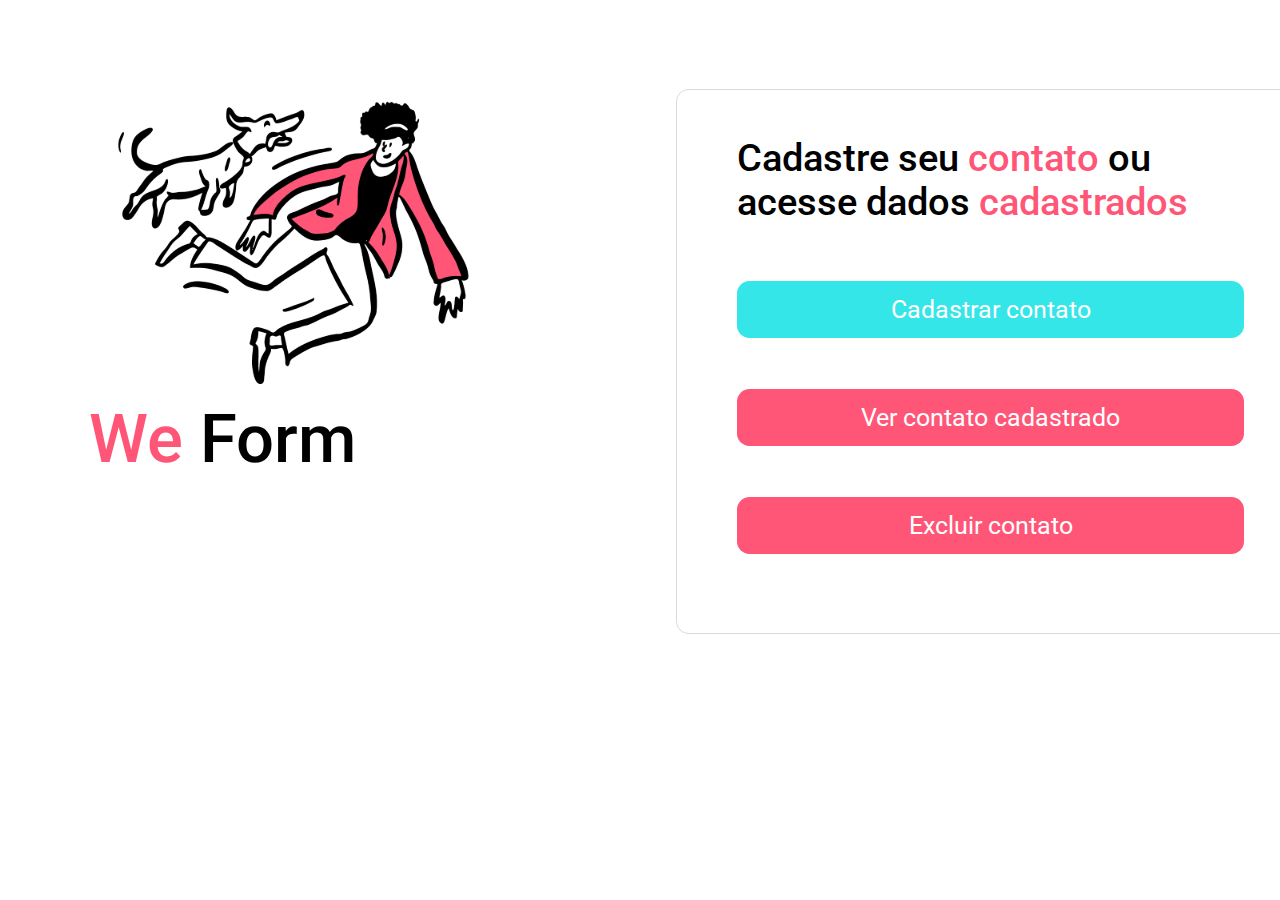
<file: projeto2/index.html>
<!DOCTYPE html>
<html lang="pt-br">
<head>
    <meta charset="UTF-8">
    <meta http-equiv="X-UA-Compatible" content="IE=edge">
    <meta name="viewport" content="width=device-width, initial-scale=1.0">
    <title>We Form</title>
    <link rel="stylesheet" href="./css/style.css">

    <link rel="preconnect" href="https://fonts.googleapis.com">
    <link rel="preconnect" href="https://fonts.gstatic.com" crossorigin>
    <link href="https://fonts.googleapis.com/css2?family=Roboto:wght@100;300;400;500;700&display=swap" rel="stylesheet">
</head>
<body>
    <div class="content">
        <aside>
            <img src="./assets/hero.svg" alt="" sizes="" srcset="">

            <h1><span>We</span> Form</h1>
        </aside>

        <main>
            <h2>Cadastre seu <span>contato</span> ou acesse dados <span>cadastrados</span></h2>

            <div class="actions">
                <a href="cadastro.html">Cadastrar contato</a>
                <a href="">Ver contato cadastrado</a>
                <a href="">Excluir contato</a>
            </div>
<!-- 
            <footer>
                <p>Sua entidade não se enquadra nos campos de atuação disponíveis?</p>
                <a href="">Registrar novo campo de atuação</a>
            </footer> -->
        </main>
    </div>
</body>
</html>
</file>
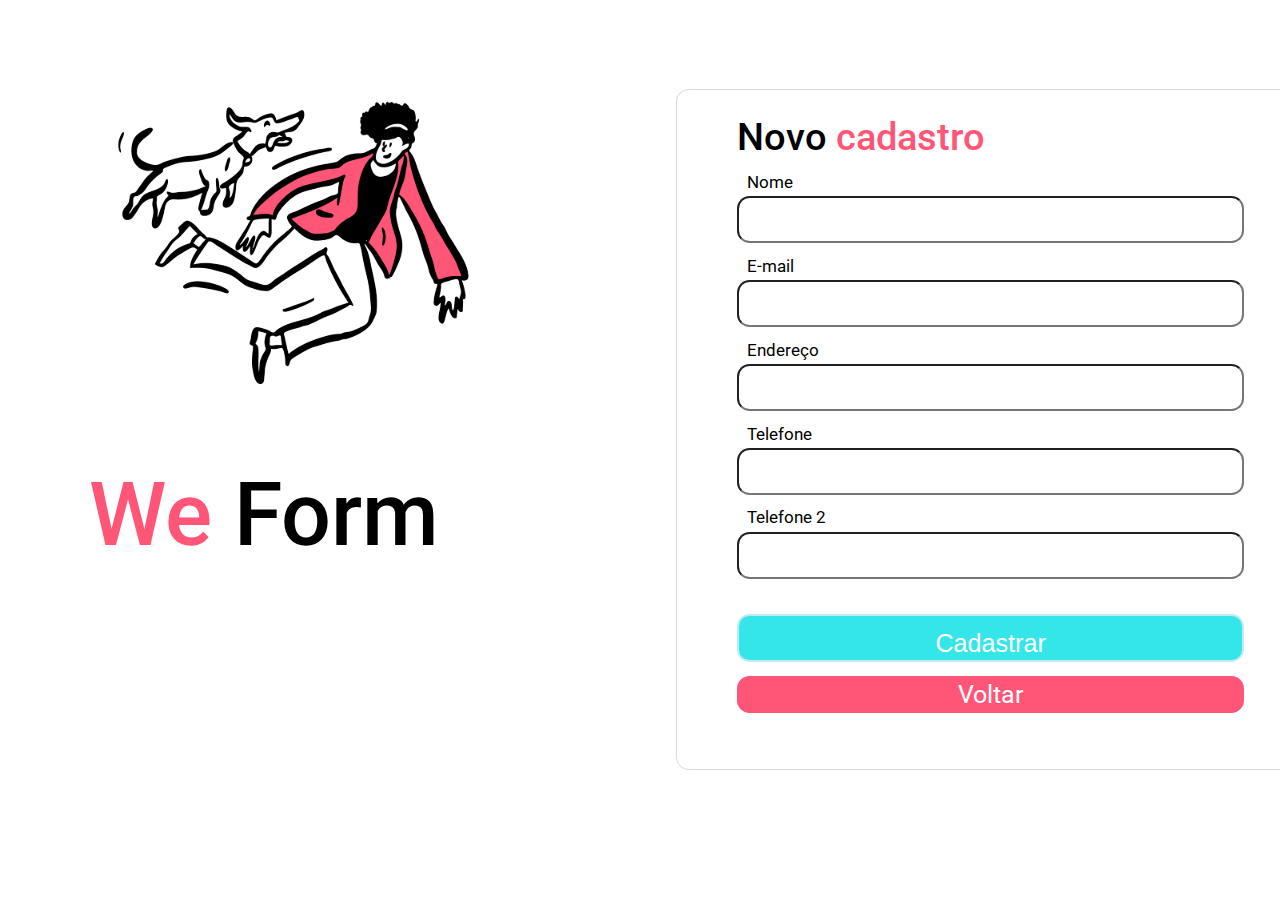
<file: projeto2/cadastro.html>
<!DOCTYPE html>
<html lang="pt-br">
<head>
    <meta charset="UTF-8">
    <meta http-equiv="X-UA-Compatible" content="IE=edge">
    <meta name="viewport" content="width=device-width, initial-scale=1.0">
    <title>We Form</title>
    <!-- <link rel="stylesheet" href="style.css"> -->
    <link rel="stylesheet" href="./css/cadastro.css">

    <link rel="preconnect" href="https://fonts.googleapis.com">
    <link rel="preconnect" href="https://fonts.gstatic.com" crossorigin>
    <link href="https://fonts.googleapis.com/css2?family=Roboto:wght@100;300;400;500;700&display=swap" rel="stylesheet">
</head>
<body>
    <div class="content">
        <aside>
            <img src="./assets/hero.svg" alt="" sizes="" srcset="">

            <h1><span>We</span> Form</h1>
        </aside>

        <main>
            <h2>Novo <span>cadastro</span></h2>

            <form class="actions" action="" method="post">
                <label for="nome">Nome</label>
                <input type="text" name="nome">
                <label for="email">E-mail</label>
                <input type="email" name="email">
                <label for="endereco">Endereço</label>
                <input type="text" name="endereco">
                <label for="telefone">Telefone</label>
                <input type="tel" name="telefone">
                <label for="telefone2">Telefone 2</label>
                <input type="tel" name="telefone2">

                <input id="btnCadastra" type="submit" value="Cadastrar">
                <a href="index.html">Voltar</a>
            </form>

        </main>
    </div>
</body>
</html>
</file>
<file: projeto2/css/style.css>
*{
    margin: 0;
    padding: 0;
    box-sizing: border-box;
}

:root{
    font-size: 65.5%;
}

body{
    font-family: 'Roboto', sans-serif;
    font-size: 1.4rem;
}

.content {
    display: grid;
    grid-template-areas: 
        ". . . . ."
        ". hero . form ."
        ". hero . form ."
        ". . . . ."
    ;
    gap: 8.5rem;
}

main {
    grid-area: form;
}

aside {
    grid-area: hero;
}

aside h1{
    font-size: 6.4rem;
    font-weight: 500;
    line-height: 7.5rem;  
}

aside h1 span, main h2 span {
    color: #FF5678;
}

main {
    width: 60rem;
    height: 52rem;
    border: .1rem solid rgba(0, 0, 0, 0.15);
    padding: 4.4rem 5.7rem;
    border-radius: 1.2rem;
}

main h2{
    max-width: 44rem;
    font-size: 3.6rem;
    font-weight: 500;
}

main .actions {
    display: flex;
    flex-flow: column wrap;
}

main .actions a {
    border-radius: 1.2rem;
    text-decoration: none;
    font-size: 2.4rem;
    height: 5.5rem;
    background: #35E6E9;
    color: #fff;

    display: flex;
    justify-content: center;
    align-items: center;
    margin-top: 5.4rem;
}

main .actions a + a{
    background: #FF5678;
    margin-top: 4.8rem;
}

main footer p{
    font-size: 1.6rem;
    margin-top: 8rem;
}

main footer a{
    margin-top: 1rem;
    font-size: 1.6rem;
    display: block;
    text-align: center;
    color: #000;
}
</file>
<file: projeto2/css/cadastro.css>
*{
    margin: 0;
    padding: 0;
    box-sizing: border-box;
}

:root{
    font-size: 65.5%;
}

body{
    font-family: 'Roboto', sans-serif;
    font-size: 1.4rem;
}

.content {
    display: grid;
    grid-template-areas: 
        ". . . . ."
        ". hero . form ."
        ". hero . form ."
        ". . . . ."
    ;
    gap: 8.5rem;
}

main {
    grid-area: form;
}

aside {
    grid-area: hero;
}

aside h1{
    font-size: 8.4rem;
    font-weight: 500;
    line-height: 22rem;  
}

aside h1 span, main h2 span {
    color: #FF5678;
}

main {
    width: 60rem;
    height: 65rem;
    border: .1rem solid rgba(0, 0, 0, 0.15);
    padding: 2.4rem 5.7rem;
    border-radius: 1.2rem;
}

main h2{
    max-width: 44rem;
    font-size: 3.6rem;
    font-weight: 500;
}

main .actions {
    display: flex;
    flex-flow: column wrap;
}

.actions label{
    margin-left: 1rem;
    font-size: 1.6rem;
    margin-top: 1.2rem;
}

.actions input {
    border-radius: 1.2rem;
    font-size: 1.4rem;
    height: 4.5rem;
    color: #000;
    margin-top: .4rem;
    padding: 1.2rem;
}

#btnCadastra{
    background-color:#35E6E9;
    border: 2px solid #C0EBF4;
    color: #fff;
    font-size: 2.4rem;
    margin-top: 3.4rem;
    cursor: pointer;
}

.actions a {
    border-radius: 1.2rem;
    text-decoration: none;
    font-size: 2.4rem;
    height: 3.5rem;
    background: #FF5678;
    color: #fff;

    display: flex;
    justify-content: center;
    align-items: center;
    margin-top: 1.4rem;
}
</file>
